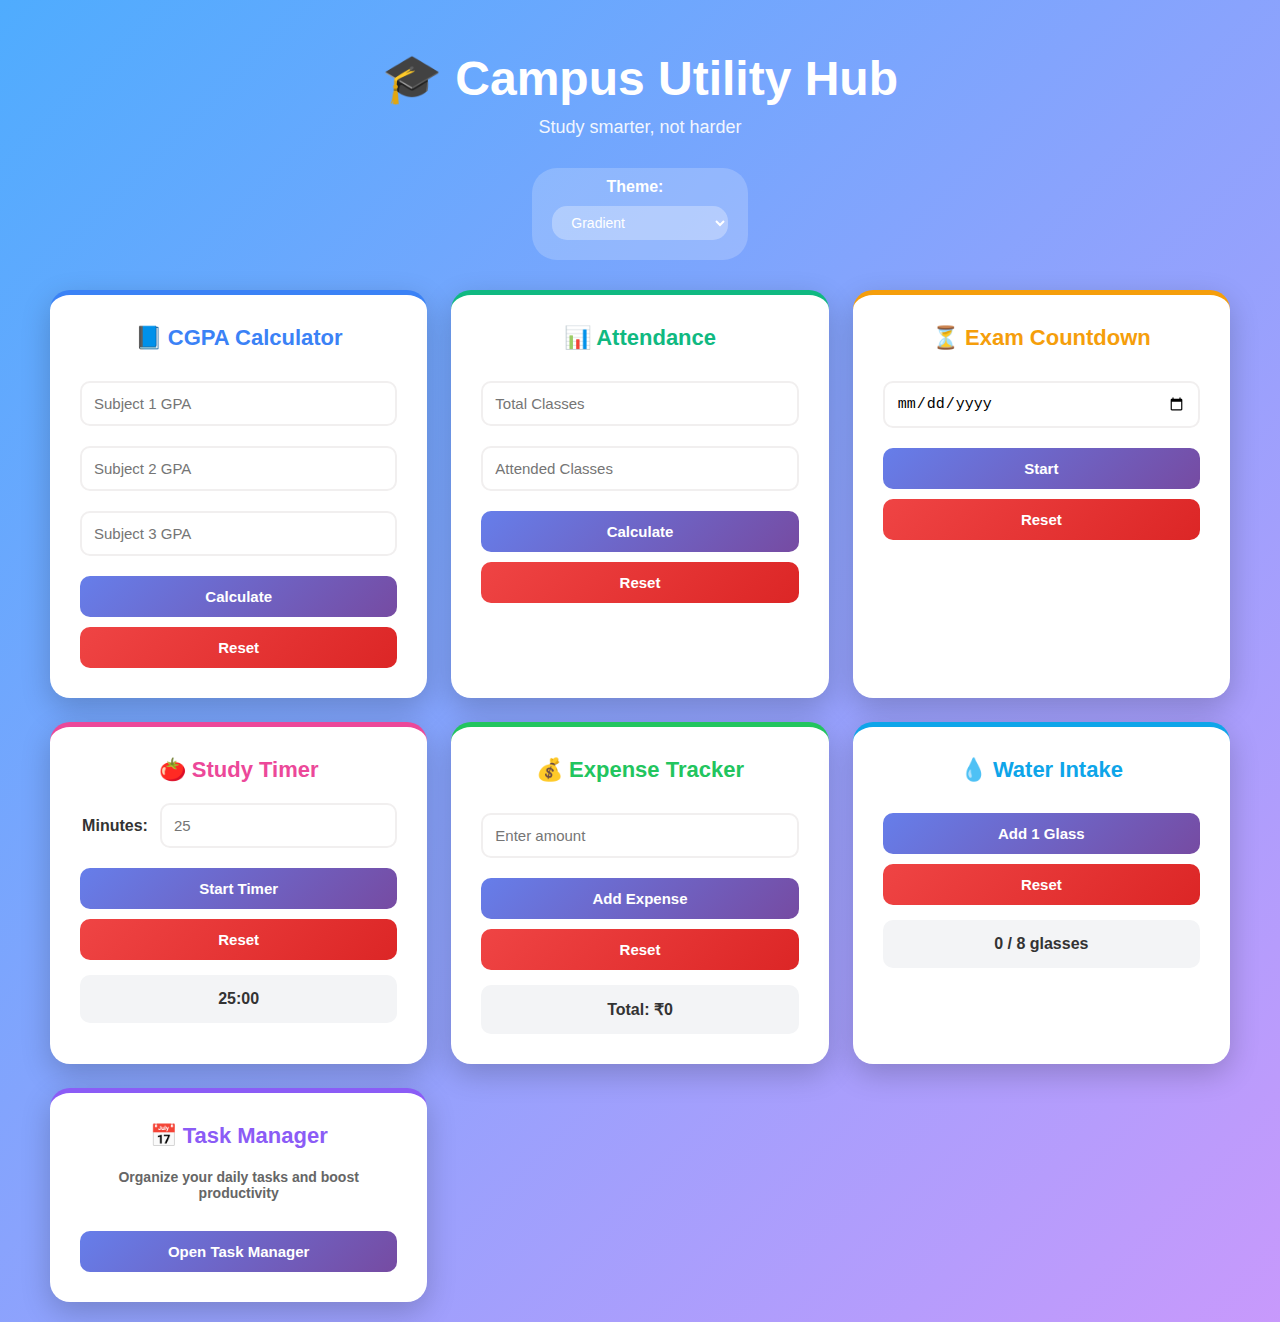
<file: index.html>
<!DOCTYPE html>
<html lang="en">
<head>
    <meta charset="UTF-8">
    <meta name="viewport" content="width=device-width, initial-scale=1.0">
    <title>Campus Utility Hub</title>
    <link rel="stylesheet" href="src/style.css">
</head>
<body>

<!-- Main Page -->
<div id="mainPage">
    <h1>🎓 Campus Utility Hub</h1>
    <p class="subtitle">Study smarter, not harder</p>

    <!-- Background Theme Selector -->
    <div class="theme-selector">
        <label>Theme:</label>
        <select id="bgTheme" onchange="changeTheme()">
            <option value="gradient">Gradient</option>
            <option value="blue">Blue</option>
            <option value="purple">Purple</option>
            <option value="dark">Dark</option>
        </select>
    </div>

    <div class="container">

        <!-- CGPA -->
        <div class="card cgpa">
            <h2>📘 CGPA Calculator</h2>
            <input type="number" id="g1" placeholder="Subject 1 GPA">
            <input type="number" id="g2" placeholder="Subject 2 GPA">
            <input type="number" id="g3" placeholder="Subject 3 GPA">

            <button onclick="calculateCGPA()">Calculate</button>
            <button class="reset" onclick="resetCGPA()">Reset</button>

            <p id="cgpaResult"></p>
        </div>

        <!-- Attendance -->
        <div class="card attendance">
            <h2>📊 Attendance</h2>
            <input type="number" id="total" placeholder="Total Classes">
            <input type="number" id="attended" placeholder="Attended Classes">

            <button onclick="calculateAttendance()">Calculate</button>
            <button class="reset" onclick="resetAttendance()">Reset</button>

            <p id="attendanceResult"></p>
        </div>

        <!-- Countdown -->
        <div class="card countdown">
            <h2>⏳ Exam Countdown</h2>
            <input type="date" id="examDate">

            <button onclick="startCountdown()">Start</button>
            <button class="reset" onclick="resetCountdown()">Reset</button>

            <p id="countdownResult"></p>
        </div>

        <!-- Pomodoro Timer -->
        <div class="card timer">
            <h2>🍅 Study Timer</h2>
            
            <div class="timer-input">
                <label>Minutes:</label>
                <input type="number" id="timerMinutes" placeholder="25" min="1" max="120">
            </div>

            <button onclick="startTimer()">Start Timer</button>
            <button class="reset" onclick="resetTimer()">Reset</button>

            <p id="timerResult">25:00</p>
        </div>

        <!-- EXPENSE TRACKER -->
        <div class="card expense">
            <h2>💰 Expense Tracker</h2>

            <input type="number" id="expenseAmount" placeholder="Enter amount">

            <button onclick="addExpense()">Add Expense</button>
            <button class="reset" onclick="resetExpense()">Reset</button>

            <p id="expenseResult">Total: ₹0</p>
        </div>

        <!-- WATER TRACKER -->
        <div class="card water">
            <h2>💧 Water Intake</h2>

            <button onclick="addWater()">Add 1 Glass</button>
            <button class="reset" onclick="resetWater()">Reset</button>

            <p id="waterResult">0 / 8 glasses</p>
        </div>

        <!-- NEW FEATURE: Task Manager Link -->
        <div class="card contribution">
            <h2>📅 Task Manager</h2>
            <p class="description">Organize your daily tasks and boost productivity</p>
            <button onclick="showTaskPage()">Open Task Manager</button>
        </div>

    </div>
</div>

<!-- Task Manager Page -->
<div id="taskPage" style="display: none;">
    <div class="task-page">
        <div class="header">
            <button class="back-btn" onclick="showMainPage(); return false;">← Back to Home</button>
            <h1>📅 Task Manager</h1>
            <p class="subtitle">Organize your daily tasks</p>
        </div>

        <div class="task-container">
            
            <!-- Add Task Section -->
            <div class="task-input-section">
                <input type="text" id="taskInput" placeholder="Enter your task...">
                <button onclick="addTask()">Add Task</button>
            </div>

            <!-- Task Statistics -->
            <div class="task-stats">
                <div class="stat-box">
                    <span class="stat-number" id="totalTasks">0</span>
                    <span class="stat-label">Total</span>
                </div>
                <div class="stat-box">
                    <span class="stat-number" id="completedTasks">0</span>
                    <span class="stat-label">Completed</span>
                </div>
                <div class="stat-box">
                    <span class="stat-number" id="pendingTasks">0</span>
                    <span class="stat-label">Pending</span>
                </div>
            </div>

            <!-- Task List -->
            <div class="task-list-section">
                <div class="section-header">
                    <h2>Your Tasks</h2>
                    <button class="reset" onclick="resetTasks()">Clear All</button>
                </div>
                <div id="taskList"></div>
                <p id="emptyMessage" class="empty-message">No tasks yet. Add one to get started!</p>
            </div>

        </div>
    </div>
</div>

<script src="src/script.js"></script>

</body>
</html>
</file>
<file: src/style.css>
* {
    margin: 0;
    padding: 0;
    box-sizing: border-box;
}

body {
    font-family: 'Gill Sans', 'Gill Sans MT', Calibri, 'Trebuchet MS', sans-serif;
    background: linear-gradient(-45deg, #667eea, #764ba2, #f093fb, #4facfe);
    background-size: 400% 400%;
    animation: gradientShift 15s ease infinite;
    color: #fff;
    min-height: 100vh;
    text-align: center;
    padding: 20px;
    transition: background 0.5s ease;
}

@keyframes gradientShift {
    0% { background-position: 0% 50%; }
    50% { background-position: 100% 50%; }
    100% { background-position: 0% 50%; }
}

body.blue {
    background: linear-gradient(-45deg, #2196F3, #1976D2, #64B5F6, #42A5F5);
    background-size: 400% 400%;
    animation: gradientShift 15s ease infinite;
}

body.purple {
    background: linear-gradient(-45deg, #9C27B0, #7B1FA2, #BA68C8, #AB47BC);
    background-size: 400% 400%;
    animation: gradientShift 15s ease infinite;
}

body.dark {
    background: linear-gradient(-45deg, #1a1a1a, #2d2d2d, #3a3a3a, #252525);
    background-size: 400% 400%;
    animation: gradientShift 15s ease infinite;
}

h1 {
    font-size: 48px;
    margin-top: 30px;
    margin-bottom: 10px;
}

.subtitle {
    font-size: 18px;
    margin-bottom: 30px;
    opacity: 0.9;
}

.theme-selector {
    display: inline-block;
    margin-bottom: 30px;
    background: rgba(255, 255, 255, 0.2);
    padding: 10px 20px;
    border-radius: 25px;
}

.theme-selector label {
    margin-right: 10px;
    font-weight: bold;
}

.theme-selector select {
    background: rgba(255, 255, 255, 0.3);
    color: white;
    border: none;
    padding: 8px 15px;
    border-radius: 15px;
    cursor: pointer;
    font-size: 14px;
}

.theme-selector select option {
    background: #333;
    color: white;
}

.container {
    max-width: 1200px;
    margin: 0 auto;
    display: grid;
    grid-template-columns: repeat(auto-fit, minmax(280px, 1fr));
    gap: 24px;
    padding: 0 10px;
}

.card {
    background-color: white;
    padding: 30px;
    border-radius: 20px;
    box-shadow: 0 10px 30px rgba(0, 0, 0, 0.2);
    color: #333;
}

.card:hover {
    transform: translateY(-5px);
    box-shadow: 0 15px 40px rgba(0, 0, 0, 0.3);
    transition: 0.3s;
}

.card h2 {
    font-size: 22px;
    margin-bottom: 20px;
}

.card .description {
    background: none;
    padding: 0;
    margin: 10px 0 20px 0;
    color: #666;
    font-size: 14px;
    border: none;
}

.timer-input {
    display: flex;
    align-items: center;
    gap: 10px;
    margin: 10px 0;
}

.timer-input label {
    font-weight: bold;
    color: #333;
    min-width: 70px;
}

.timer-input input {
    margin: 0;
}

input,
select {
    width: 100%;
    padding: 12px;
    margin: 10px 0;
    border: 2px solid #f1efef;
    border-radius: 10px;
    font-size: 15px;
}

input:focus,
select:focus {
    outline: none;
    border-color: #667eea;
}

button {
    width: 100%;
    padding: 12px;
    margin-top: 10px;
    background: linear-gradient(135deg, #667eea, #764ba2);
    color: white;
    border: none;
    border-radius: 10px;
    font-size: 15px;
    font-weight: bold;
    cursor: pointer;
}

button:hover {
    transform: translateY(-2px);
    box-shadow: 0 5px 15px rgba(102, 126, 234, 0.4);
    transition: 0.3s;
}

.reset {
    background: linear-gradient(135deg, #ef4444, #dc2626);
}

.reset:hover {
    box-shadow: 0 5px 15px rgba(239, 68, 68, 0.4);
}

.card p {
    margin-top: 15px;
    padding: 15px;
    background-color: #f3f4f6;
    border-radius: 10px;
    font-weight: bold;
}

.card p:empty {
    display: none;
}

.cgpa {
    border-top: 5px solid #3b82f6;
}

h1,
h2 {
    transition: transform 0.3s ease;
}

h1:hover,
h2:hover {
    transform: scale(1.05);
}

.cgpa h2 {
    color: #3b82f6;
}

.attendance {
    border-top: 5px solid #10b981;
}

.attendance h2 {
    color: #10b981;
}

.countdown {
    border-top: 5px solid #f59e0b;
}

.countdown h2 {
    color: #f59e0b;
}

.timer {
    border-top: 5px solid #ec4899;
}

.timer h2 {
    color: #ec4899;
}

.expense {
    border-top: 5px solid #22c55e;
}

.expense h2 {
    color: #22c55e;
}

.water {
    border-top: 5px solid #0ea5e9;
}

.water h2 {
    color: #0ea5e9;
}

.contribution {
    border-top: 5px solid #8b5cf6;
}

.contribution h2 {
    color: #8b5cf6;
}

.task-page {
    max-width: 800px;
    margin: 0 auto;
}

.header {
    position: relative;
    margin-bottom: 40px;
    text-align: center;
}

.back-btn {
    width: auto;
    padding: 12px 24px;
    margin-top: 20px;
    background: rgba(255, 255, 255, 0.2);
    font-size: 15px;
}

.back-btn:hover {
    background: rgba(255, 255, 255, 0.3);
    transform: translateY(-2px);
}

.task-container {
    background: white;
    padding: 40px;
    border-radius: 20px;
    box-shadow: 0 10px 30px rgba(0, 0, 0, 0.2);
    color: #333;
}

.task-input-section {
    display: flex;
    gap: 10px;
    margin-bottom: 30px;
}

.task-input-section input {
    flex: 1;
    margin: 0;
}

.task-input-section button {
    width: auto;
    padding: 12px 30px;
    margin: 0;
}

.task-stats {
    display: grid;
    grid-template-columns: repeat(3, 1fr);
    gap: 15px;
    margin-bottom: 30px;
}

.stat-box {
    background: linear-gradient(135deg, #f3f4f6, #e5e7eb);
    padding: 20px;
    border-radius: 15px;
    text-align: center;
    border-left: 4px solid #667eea;
}

.stat-number {
    display: block;
    font-size: 36px;
    font-weight: bold;
    color: #667eea;
    margin-bottom: 5px;
}

.stat-label {
    display: block;
    font-size: 14px;
    color: #666;
    text-transform: uppercase;
    font-weight: 600;
}

.task-list-section {
    margin-top: 30px;
}

.section-header {
    display: flex;
    justify-content: space-between;
    align-items: center;
    margin-bottom: 20px;
    padding-bottom: 15px;
    border-bottom: 2px solid #f3f4f6;
}

.section-header h2 {
    font-size: 20px;
    color: #333;
    margin: 0;
}

.section-header button {
    width: auto;
    padding: 8px 20px;
    margin: 0;
    font-size: 14px;
}

#taskList {
    min-height: 100px;
}

.task-item {
    display: flex;
    align-items: center;
    gap: 15px;
    padding: 15px;
    margin: 10px 0;
    background: #f9fafb;
    border-radius: 10px;
    border-left: 4px solid #667eea;
    transition: 0.3s;
}

.task-item:hover {
    background: #f3f4f6;
    transform: translateX(5px);
}

.task-item input[type="checkbox"] {
    width: 20px;
    height: 20px;
    margin: 0;
    cursor: pointer;
}

.task-item label {
    flex: 1;
    cursor: pointer;
    font-size: 16px;
    color: #333;
}

.task-item.completed {
    opacity: 0.6;
}

.task-item.completed label {
    text-decoration: line-through;
    color: #999;
}

.task-item button {
    width: auto;
    padding: 8px 15px;
    margin: 0;
    background: linear-gradient(135deg, #ef4444, #dc2626);
    font-size: 14px;
}

.empty-message {
    text-align: center;
    color: #999;
    padding: 40px 20px;
    font-size: 16px;
    background: none;
}

@media (max-width: 768px) {
    h1 {
        font-size: 36px;
    }
    
    .card {
        padding: 25px;
    }

    .task-stats {
        grid-template-columns: 1fr;
    }

    .task-container {
        padding: 25px;
    }

    .task-input-section {
        flex-direction: column;
    }

    .task-input-section button {
        width: 100%;
    }

    .back-btn {
        position: static;
        margin-bottom: 20px;
        width: 100%;
    }
}

@media (max-width: 480px) {
    h1 {
        font-size: 28px;
    }
    
    .subtitle {
        font-size: 16px;
    }
    
    .card {
        padding: 20px;
    }
}
</file>
